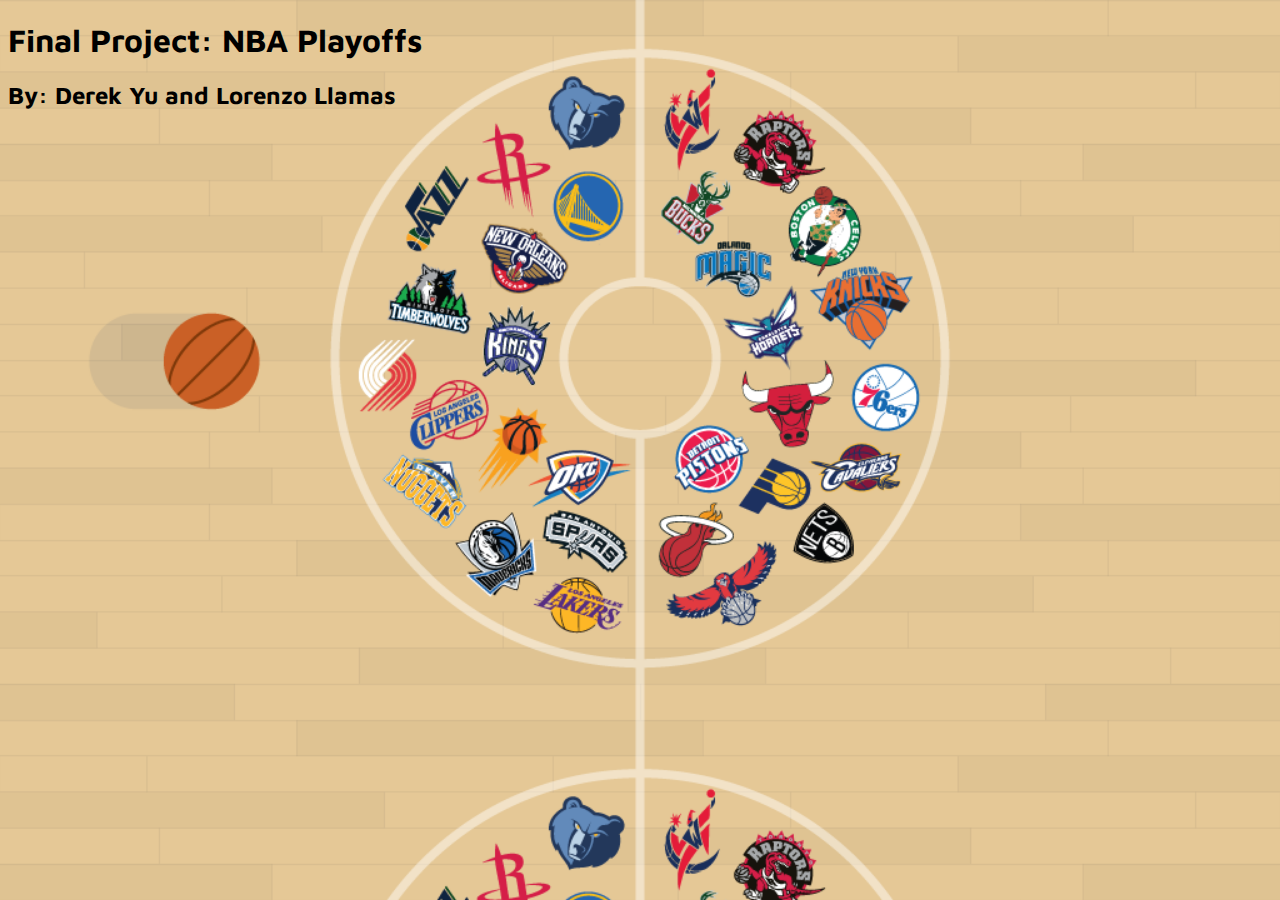
<file: index.html>
<!DOCTYPE html>
<html>
<head>
	<title>Final Project:Home Page</title>
	<link href="https://fonts.googleapis.com/css?family=Bungee+Inline" rel="stylesheet">
	<link href="https://fonts.googleapis.com/css?family=Roboto:300,400,500" rel="stylesheet">
	<link href="https://fonts.googleapis.com/css?family=Maven+Pro" rel="stylesheet">
	<style type="text/css">
		body {
			background-image: url('titlepage-photos/team-court.png');
			background-size:cover;
		}

		h1 {
			font-family:'Maven Pro';
		}

		h2 {
			font-family:'Maven Pro';
		}

		#middle-button {
			position:absolute;
			transform:translateY(-50px) translateX(385px);

		}

		.right {
			background-color:blue;
			height:650px;
			width:325px;
			display:inline-block;
			border-bottom-right-radius:650px; 
			border-top-right-radius:650px;
			opacity:0;
			overflow:hidden;
		}

		.left {
			background-color:red;
			height:650px;
			width:325px;
			display:inline-block;
			border-bottom-left-radius:650px; 
			border-top-left-radius:650px;
			opacity:0;
			overflow:hidden;
		}

		.middle {
			position:absolute;
			background-color:black;
			height:180px;
			width:180px;
			display:inline-block;
			border-radius:180px;
			transform:translateY(-420px) translateX(237px);
			opacity:0;
			overflow:hidden;
		}

		.middle:hover {
			opacity:0.5;
			transition: opacity 2s;
		}

		.left:hover {
			opacity:0.7;
			transition: opacity 2s;
		}

		.right:hover {
			opacity:0.7;
			transition: opacity 2s;
		}

		.left img {
			transform:translateX(-80px);
		}

		.right img {
			transform:translateX(-350px) translateY(0px);
			height:650px;
		}

		.middle img {
			height:180px;
			width:250px;
			transform:translateY(0px) translateX(-40px);
		}

	</style>
</head>
<body>
	<h1>Final Project: NBA Playoffs</h1>
	<h2>By: Derek Yu and Lorenzo Llamas</h2>
	<div id="middle-button">
		<a href="players.html"><div class="left">
			<img src="titlepage-photos/steph_2.jpg">
		</div></a>
		<a href="brackets.html"><div class="right">
			<img src="titlepage-photos/lebron.jpg">
		</div></a>
		<a href="webcam.html"><div class="middle">
			<img src="titlepage-photos/playoffs-back.jpg">
		</div></a>
	</div>
</body>
</html>
</file>
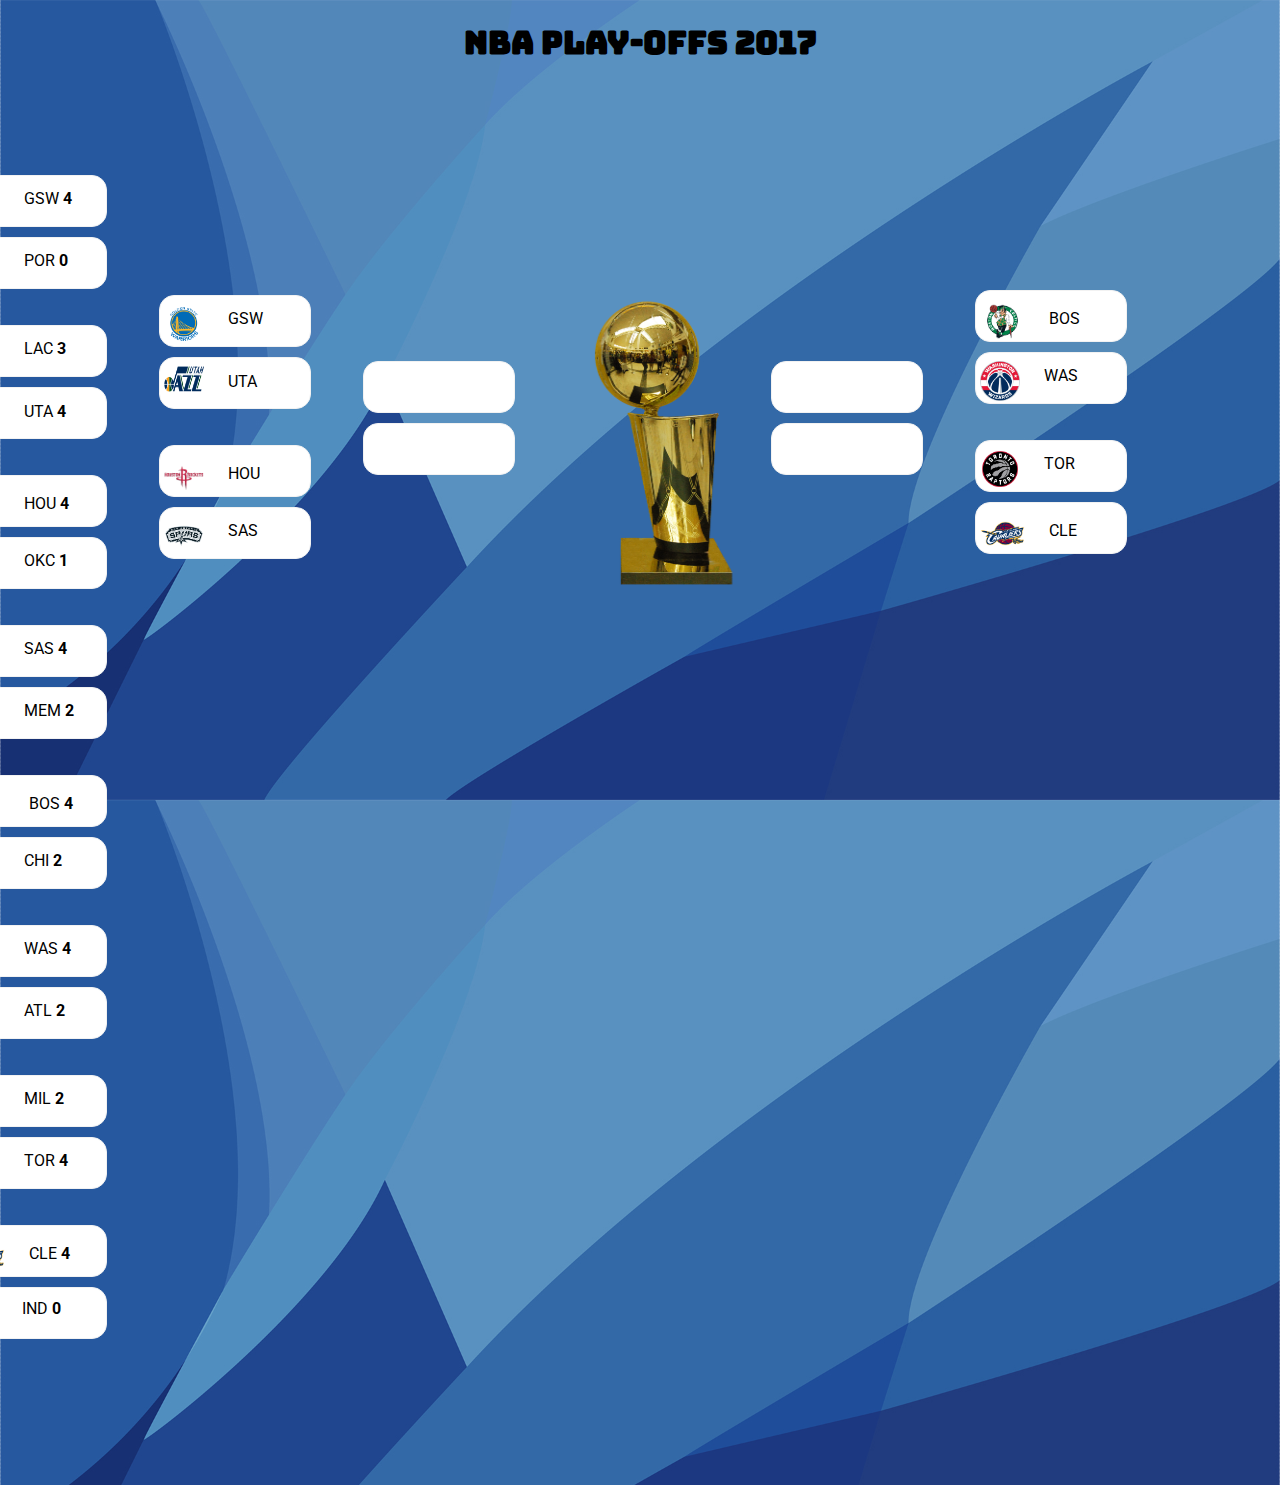
<file: brackets.html>
<!DOCTYPE html>
<html>
<head>
	<title>Playoff Bracket</title>
	<link rel="stylesheet" type="text/css" href="bracket.css">
	<link href="https://fonts.googleapis.com/css?family=Bungee+Inline" rel="stylesheet">
	<link href="https://fonts.googleapis.com/css?family=Roboto:300,400,500" rel="stylesheet">
</head>
<body>
	<h1>NBA Play-Offs 2017</h1>
	<div id="container">
		<div class="round">
			<div id="gsw" class="score-team">
				<div class="away-team winning">
					<img src="team-photos/warriors.png" width="40px" height="40px">
					<p>GSW</p>
					<b><p>4</p></b>
				</div>
				<div class="home-team losing">
					<img src="team-photos/trailblazers.png" width="40px" height="40px">
					<p>POR</p>
					<b><p>0</p></b>
				</div>
			</div>
			<div id="uta" class="score-team">
				<div class="away-team losing">
					<img src="team-photos/clippers.png" width="40px" height="40px">
					<p>LAC</p>
					<b><p>3</p></b>
				</div>
				<div class="home-team winning">
					<img src="team-photos/jazz.png" width="40px" height="26px">
					<p id="utah">UTA</p>
					<b><p id="utah-score">4</p></b>
				</div>
			</div>

			<div id="hou" class="score-team">
				<div class="away-team winning">
					<img src="team-photos/rockets.png" width="40px" height="45px">
					<p>HOU</p>
					<b><p>4</p></b>
				</div>
				<div class="home-team losing">
					<img src="team-photos/okc.png" width="40px" height="40px">
					<p>OKC</p>
					<b><p>1</p></b>
				</div>
			</div>

			<div id="sas" class="score-team">
				<div class="away-team winning">
					<img src="team-photos/spurs.png" width="40px" height="40px">
					<p>SAS</p>
					<b><p>4</p></b>

				</div>
				<div class="home-team losing">
					<img src="team-photos/memphis.png" width="40px" height="40px">
					<p>MEM</p>
					<b><p>2</p></b>

				</div>
			</div>
		</div>

		<div class="round second-round">
			<div class="score-team">
				<div class="away-team">
					<img src="team-photos/warriors.png" width="40px" height="40px">
					<p>GSW</p>
				</div>
				<div class="home-team">
					<img src="team-photos/jazz.png" width="40px" height="26px">
					<p id="utah">UTA</p>
				</div>
			</div>
			<div class="score-team">
				<div class="away-team">
					<img src="team-photos/rockets.png" width="40px" height="45px">
					<p>HOU</p>
				</div>
				<div class="home-team">
					<img src="team-photos/spurs.png" width="40px" height="40px">
					<p>SAS</p>
				</div>
			</div>
		</div>


		<div class="round semi-final">
			<div class="score-team">
				<div class="away-team"></div>
				<div class="home-team"></div>
			</div>
		</div>

		<div class="round final">
			<div class="score-team">
				<img src="team-photos/nba-trophy.png" width="200px" height="300px">
			</div>
		</div>

		<div class="round semi-final">
			<div class="score-team">
				<div class="away-team"></div>
				<div class="home-team"></div>
			</div>
		</div>

		<div class="round second-round">
			<div class="score-team">
				<div class="away-team">
					<img class="celtics" src="team-photos/celtics.png" width="45px" height="45px">
					<p>BOS</p>
				</div>
				<div class="home-team">
					<img src="team-photos/wizards.png" width="40px" height="40px">
					<p>WAS</p>
				</div>
			</div>
			<div class="score-team">
				<div class="away-team">
					<img src="team-photos/raptors.png" width="40px" height="40px">
					<p>TOR</p>
				</div>
				<div class="home-team">
					<img src="team-photos/cavs.png" width="45px" height="45px">
					<p>CLE</p>
				</div>
			</div>
		</div>

		<div class="round">
			<div class="score-team">
				<div class="away-team winning">
					<img src="team-photos/celtics.png" width="45px" height="45px">
					<p>BOS</p>
					<b><p>4</p></b>
				</div>
				<div class="home-team losing">
					<img src="team-photos/chicago.png" width="40px" height="40px">
					<p class="chicago">CHI</p>
					<b><p>2</p></b>
				</div>
			</div>
			<div class="score-team">
				<div class="away-team winning">
					<img src="team-photos/wizards.png" width="40px" height="40px">
					<p>WAS</p>
					<b><p>4</p></b>
				</div>
				<div class="home-team losing">
					<img src="team-photos/hawks.png" width="40px" height="40px">
					<p>ATL</p>
					<b><p>2</p></b>
				</div>
			</div>

			<div class="score-team">
				<div class="away-team losing">
					<img class="celtics" src="team-photos/bucks.png" width="40px" height="40px">
					<p>MIL</p>
					<b><p>2</p></b>
				</div>
				<div class="home-team winning">
					<img src="team-photos/raptors.png" width="40px" height="40px">
					<p>TOR</p>
					<b><p>4</p></b>
				</div>
			</div>

			<div class="score-team">
				<div class="away-team winning">
					<img src="team-photos/cavs.png" width="45px" height="45px">
					<p>CLE</p>
					<b><p>4</p></b>
				</div>
				<div class="home-team losing">
					<img src="team-photos/pacers.png" width="38px" height="38px">
					<p>IND</p>
					<b><p>0</p></b>
				</div>
			</div>
		</div>

		<div id="matches"></div>
	</div>
	<script type="text/javascript" src="js/brackets.js"></script>
</body>
</html>
</file>
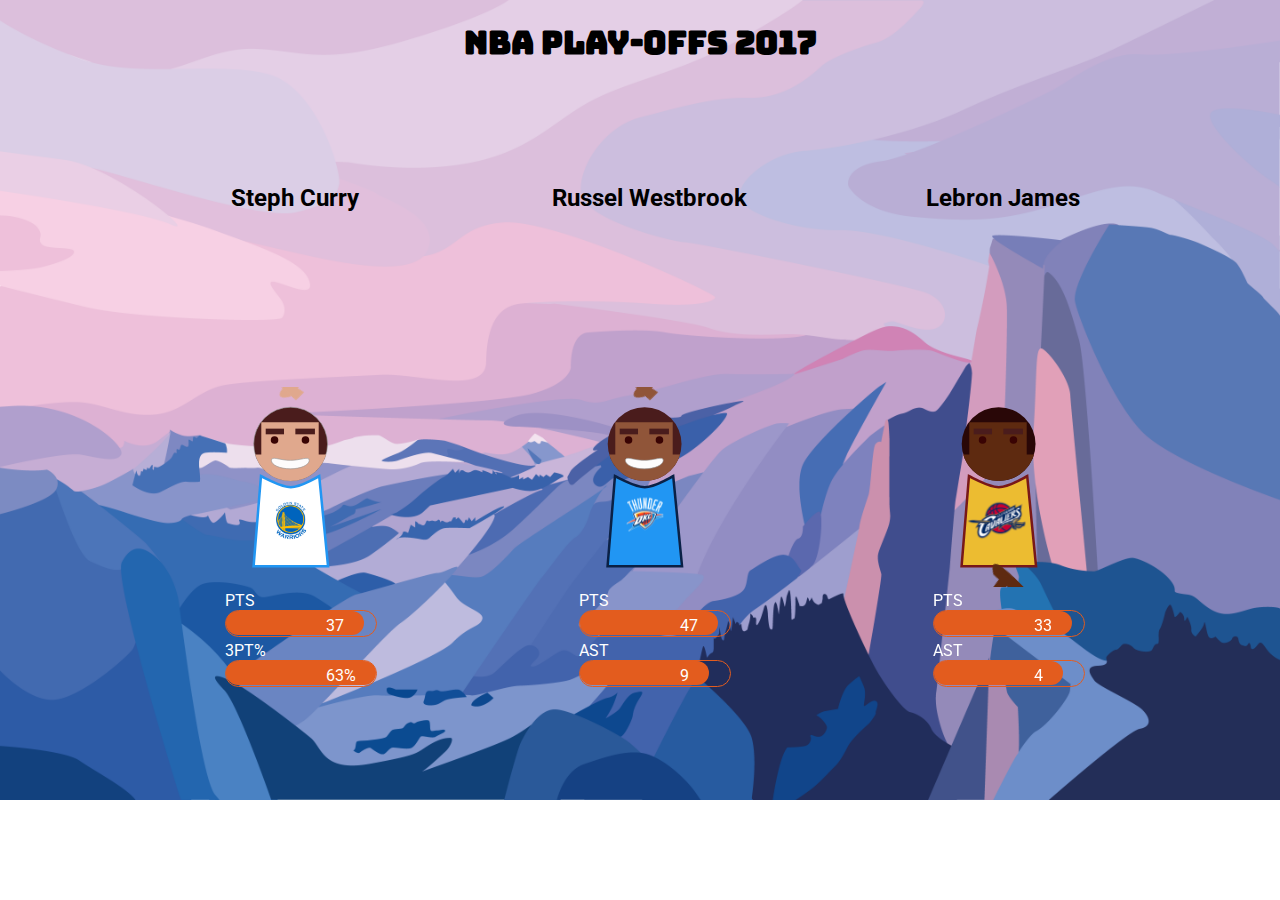
<file: players.html>
<!DOCTYPE html>
<html>
<head>
	<title>Final Project: Page 1</title>
	<link href="https://fonts.googleapis.com/css?family=Bungee+Inline" rel="stylesheet">
	<link href="https://fonts.googleapis.com/css?family=Roboto:300,400,500" rel="stylesheet">
	<link rel="stylesheet" type="text/css" href="players.css">
</head>
<body>
	<h1>NBA Play-Offs 2017</h1>
	<div id="container">
		<div id="players">
			<div class="player">
				<h2>Steph Curry</h2>
				<div>
					<img class="weather" src="svg/sunny.svg" width="200" height="200">
					<img class="weather" src="svg/snowing.svg" width="200" height="200">
				</div>
				<embed id="embed-curry" class="player-image" src="svg/steph curry.svg". width="200" height="200">
				<div id="steph" class="score">
					<div class="stat">
						<p>PTS</p>
						<div>
							<div id="curry-pts">
								<p>37</p>
							</div>
						</div>
					</div>
					<div class="stat">
						<p id="per">3PT%</p>
						<div>
							<div id="curry-three">
								<p>63%</p>
							</div>
						</div>
					</div>
				</div>
			</div>
			<div class="player">
				<h2>Russel Westbrook</h2>
				<div>
					<img class="weather" src="svg/sunny.svg" width="200" height="200">
					<img class="weather" src="svg/snowing.svg" width="200" height="200">
				</div>
				<embed id="embed-russel" class="player-image" src="svg/west brook.svg". width="200" height="200">
				<div id="russel" class="score">
					<div class="stat">
						<p>PTS</p>
						<div>
							<div id="russel-pts">
								<p>47</p>
							</div>
						</div>
					</div>
					<div class="stat">
						<p>AST</p>
						<div>
							<div id="russel-ast">
								<p>9</p>
							</div>
						</div>
					</div>
				</div>
			</div>
			<div class="player">
				<h2>Lebron James</h2>
				<div>
					<img class="weather" src="svg/sunny.svg" width="200" height="200">
					<img class="weather" src="svg/snowing.svg" width="200" height="200">
				</div>
				<embed id="embed-lebron" class="player-image" src="svg/lebron.svg". width="200" height="200">
				<div class="score">
					<div id="lebron-1" class="stat">
						<p>PTS</p>
						<div>
							<div id="lebron-pts">
								<p>33</p>
							</div>
						</div>
					</div>
					<div id="lebron-2" class="stat">
						<p>AST</p>
						<div>
							<div id="lebron-ast">
								<p>4</p>
							</div>
						</div>
					</div>
				</div>
			</div>			
		</div>
	</div>
	<script type="text/javascript" src="js/players.js"></script>
</body>
</html>
</file>
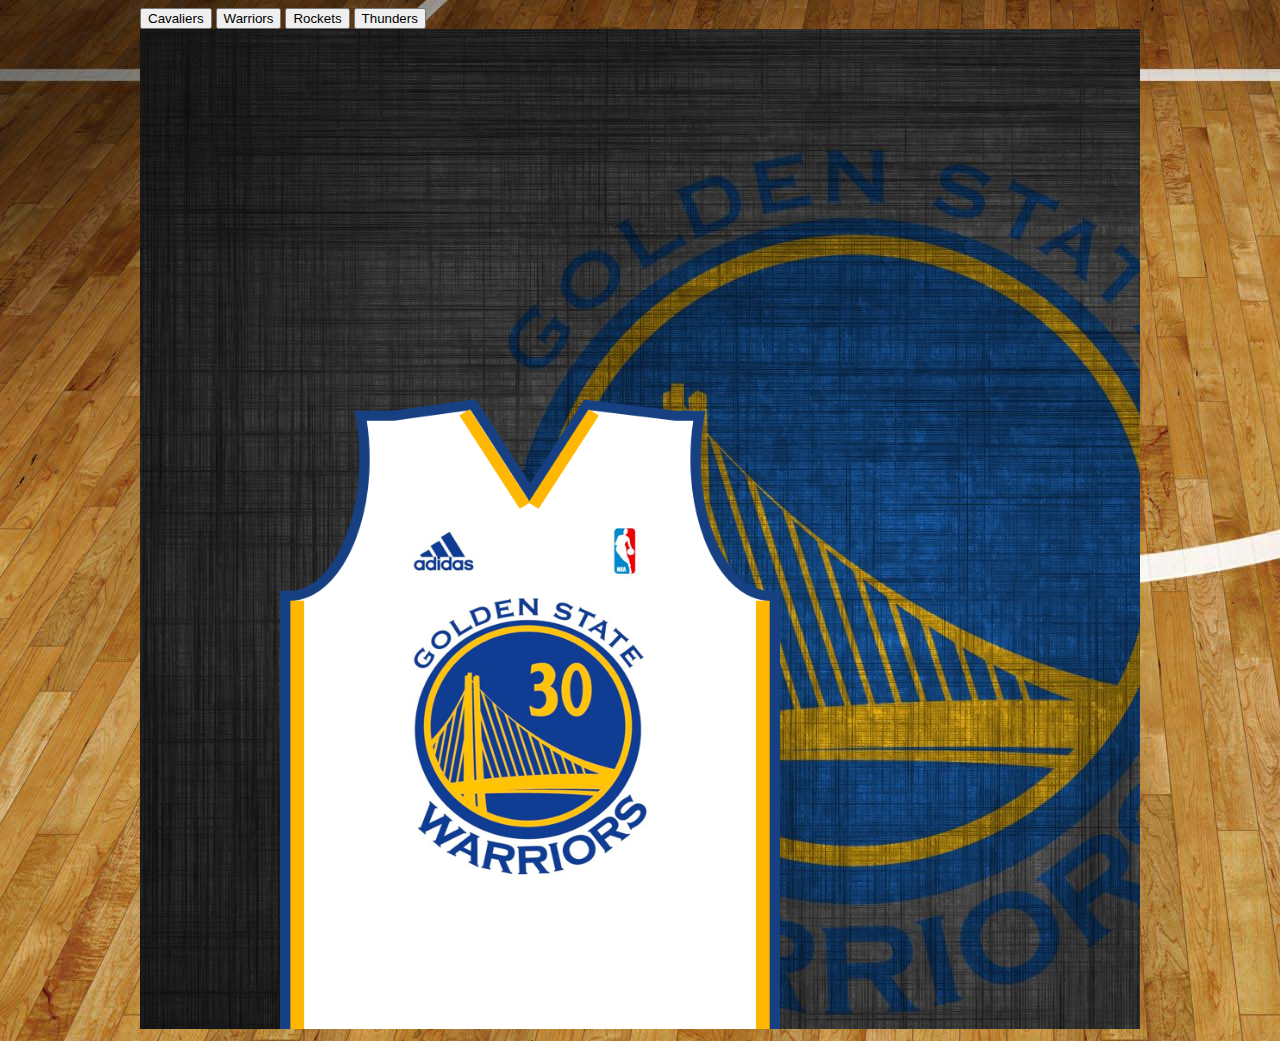
<file: webcam.html>
<!DOCTYPE html>
<html>
<head>
	<title>Final Project: </title>
	<style type="text/css">
		body {
			background-image: url("team-photos/basketball-court.jpg")

		}

		#container {
			width:1000px;
			height:100%;
			margin:auto;
		}


	</style>
</head>
<body>
	<div id="container">
		<button id="cavs">Cavaliers</button>
		<button id="gsw">Warriors</button>
		<button id="hou">Rockets</button>
		<button id="okc">Thunders</button>
	</div>
	<script type="text/javascript" src="js/p5.min.js"></script>
	<script type="text/javascript" src="js/p5.dom.min.js"></script>
	<script type="text/javascript" src="js/webcam.js"></script>
</body>
</html>
</file>
<file: bracket.css>
#container {
	position:absolute;
	top:50%;
	left:50%;
	margin-top: -300px;
    margin-left: -710px;
    font-family: 'Roboto';

}

.final img {
	transform:translateY(-150px);
}

h1 {
	text-align:center;
	font-family: 'Bungee Inline', cursive;
}

body {
	background-image: url("team-photos/flat-background.jpg");
/*    background-size: 100% 100%;*/
    background-repeat:repeat;
    background-size: cover;

}

.score-team {
	width:150px;
	height:100px;
	padding:25px;
}

.away-team {
	background-color: white;
	width:150px;
	height:50px;
	border:solid 0.5px #F2F2F2;
	border-radius:15px;
}

.home-team {
	background-color: white;
	width:150px;
	height:50px;
	border:solid 0.5px #F2F2F2;
	border-radius:15px;
	margin-top:10px;
}

.away-team img {
	display:inline-block;
}

.home-team img {
	display:inline-block;
}


.away-team p {
	display:inline;
	position:relative;
	bottom:40%;
	left:20px;
}

.home-team p {
	display:inline;
	position:relative;
	bottom:40%;
	left:20px;
	padding-top:5px;
}

.round {
	display:inline-block;
}

.second-round {
	position:relative;
	bottom:180px;
}

.semi-final {
	position:relative;
	bottom:250px;
}

.away-team img{
	margin-top:8px;
	margin-left:4px;
}

.home-team img{
	margin-top:8px;
	margin-left:4px;
}

#utah {
	bottom:10%;
}

#utah-score {
	bottom:10%;
}

@keyframes hometeamWinning{
	0%{
		transform:translateY(0px);
	}

	50%{
		transform:translateY(30px);
	}

	100%{
		transform:translateY(-10px);
	}
}

@keyframes awayteamWinning {
	0%{
		transform:translateY(0px);
	}

	50%{
		transform:translateY(-30px);
	}

	100%{
		transform:translateY(10px);
	}
}

@keyframes hometeamLosing{
	0%{
		transform:translateY(0px);
		opacity: 1;
	}

	100%{
		transform:translateY(17px);
		opacity: 0.1;
	}
}

@keyframes awayteamLosing {
	0%{
		transform:translateY(0px);
		opacity: 1;
	}

	100%{
		transform:translateY(-17px);
		opacity: 0.1;
	}
}

.home-team.winning {
	animation: hometeamWinning 1s;
	animation-fill-mode: forwards;
	animation-delay: 0.5s;
}

.away-team.winning {
	animation: awayteamWinning 1s;	
	animation-fill-mode: forwards;
	animation-delay: 0.5s;
}

.home-team.losing {
	animation: hometeamLosing 0.75s;
	animation-fill-mode: forwards;
	animation-delay: 1.35s;
}

.away-team.losing {
	animation: awayteamLosing 0.75s;	
	animation-fill-mode: forwards;
	animation-delay: 1.35s;
}

#matches {
	margin-top:5%;
	margin-bottom:10%;
}

#matches > div {
	position:relative;
	left:50%;
	margin-left:-160px;
}


#matches .away-team {
	display:inline-block;
	margin:5px;
}

#matches .home-team {
	display:inline-block;
	margin:5px;
}

.away-team.match-win{
	animation:awayMWinner 1s; 
	animation-delay:2s;
	animation-fill-mode: forwards;
}

.home-team.match-win{
	animation:homeMWinner 1s;
	animation-delay:2s;
	animation-fill-mode: forwards;
}
.away-team.match-lose{
	animation:awayMLoser 1s;
	animation-delay:2.7s;
	animation-fill-mode: forwards;
}

.home-team.match-lose{
	animation:homeMLoser 1s;
	animation-delay:2.7s;
	animation-fill-mode: forwards;

}


#matches h2 {
	text-align:center;
}

#matches h3 {
	text-align:center;
}

@keyframes awayMWinner {
	0%{
		transform: translateX(0px);
	}

	50%{
		transform: translateX(-30px);

	}

	100%{
		transform: translateX(20px) scale(1.2,1.2);
	}
}

@keyframes homeMLoser {
	0%{
		opacity:1;
		transform:translateX(0px);
	}

	100%{
		opacity:0.5;
		transform:translateX(40px);
	}
}

@keyframes awayMLoser {
	0%{
		opacity:1;
		transform:translateX(0px);
	}

	100%{
		opacity:0.5;
		transform:translateX(-40px);
	}
}

@keyframes homeMWinner{
	0%{
		transform:translateX(0px);
	}

	50%{
		transform: translateX(30px);
	}

	100%{
		transform: translateX(-20px) scale(1.2,1.2);
	}
}
</file>
<file: players.css>
h1 {
	text-align:center;
	font-family: 'Bungee Inline', cursive;
}

@keyframes jump {
	0% {
		transform:translateY(0px);
	}

	50% {
		transform:translateY(-35px);
	}

	100% {
		transform:translateY(0px);
	}

}

/*embed:hover {
	animation: jump 1s infinite;
}*/

.player-image:hover {
	animation: jump 1s infinite;
}

@keyframes metricsBar {
	0% {
		height:25px;
		width:0px;
	}

	100% {
		height:25px;
		width:150px;
	}
}

@keyframes curryThree {
	0% {
		height:25px;
		width:0px;
	}

	100% {
		height:25px;
		width:94.5px;
	}
}

@keyframes lebronAst{
	0% {
		height:25px;
		width:0px;
	}

	100% {
		height:25px;
		width:75px;
	}
}

.player embed {
	margin-left:70px;
	margin-top:-45px;
}

.player h2 {
	text-align:center;
	/*margin-left:45px;*/
} 


#players {
	max-width: 100%
}

body{
	background-image: url("team-photos/first-page-back.png");
	background-size: cover;
	background-repeat: no-repeat;
}

#players .player {
	display:inline-block;
	min-width: 350px;
	text-align: left
	margin:30px;
}

.stat {
	text-align:left;
	display:block;
}

#container {
	font-family: 'Roboto';
	position:relative;
	margin-top:100px;
	left:50%;
	margin-left:-520px;
	clear:both;
}

.stat p {
	float:left;
	display:inline;
	margin:0;
	margin-right:20px;

}

.stat > div > div{
	float:left;
	position:relative;
	right:0px;
	display:inline-block;
	background-color:#E35C1E;
	border-radius:20px;

}

.stat > div {
	border:0.5px solid #E35C1E;
	display:inline-block;
	height:25px;
	width:150px;
	border-radius:20px;
}

.stat:hover {
	transition: transform 0.5s;
	transform: scale(1.1,1.1);
}

.stat div div p {
	margin-left: 100px;
	margin-top:5px;
}

.score {
	margin-left:30%;
	color:white;
}


#curry-pts {
	animation:metricsBar 2s forwards;
}

#curry-three {
	animation:curryThree 2s forwards;
}

#russel-pts {
	animation:metricsBar 2s forwards;
}

#russel-ast {
	animation:metricsBar 2s forwards;
}

#lebron-pts {
	animation:metricsBar 2s forwards;
}

#lebron-ast {
	animation:lebronAst 2s forwards;
}

@keyframes mouth {
    100%{
        transform:rotateX(180deg);
    }
}

@keyframes visible {
	0%{
		opacity: 0;
	}

	100%{
		opacity:1;
	}
}

@keyframes notvisible {
	0%{
		opacity: 1;
	}

	100%{
		opacity:0;
	}
}

.weather {
	margin-left:70px;
	display:block;
	opacity:0;
	margin-top:-50px;
}

.player > div{
	position:relative;
	height:200px;
	width:200px;
}

.player > div img {
	position:absolute;
}
</file>
